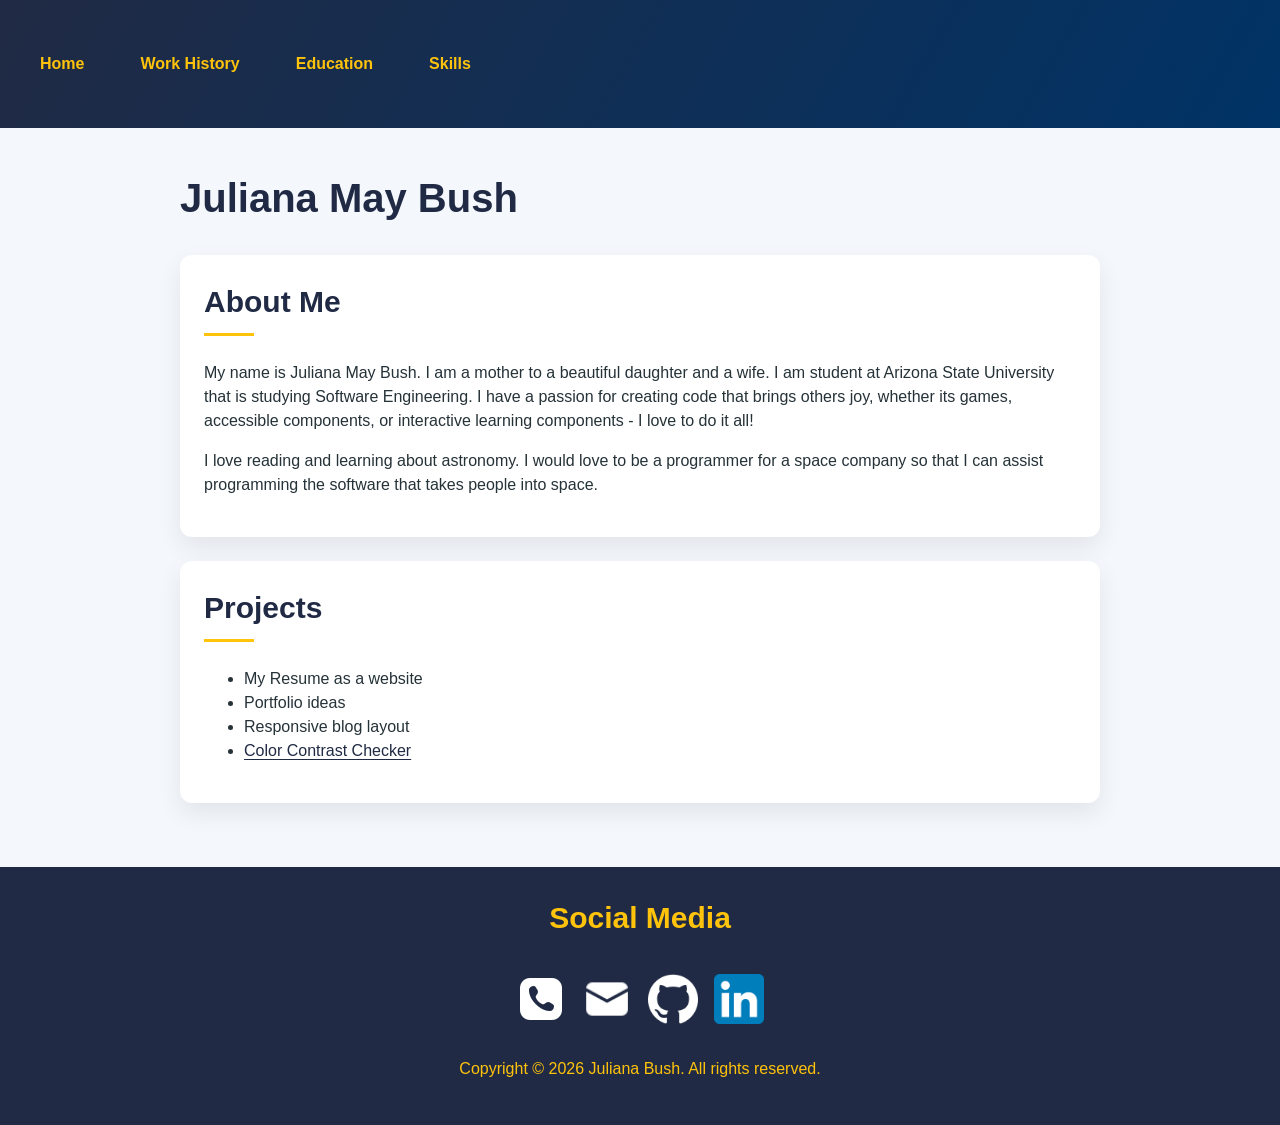
<file: index.html>
<!DOCTYPE html>
<html lang="en">
<head>
  <meta charset="UTF-8">
  <meta name="viewport" content="width=device-width, initial-scale=1">
  <title>Juliana Bush</title>
  <link rel="stylesheet" href="css/styles.css" type="text/css">
  <link rel="stylesheet" href="css/nav.css" type="text/css">
  <link rel="stylesheet" href="css/footer.css" type="text/css">
  <script src="components/header.js" defer></script>
  <script src="components/footer.js" defer></script>
</head>
<body>
  <main-header></main-header>
  <main id="main">
	<h1>Juliana May Bush</h1>
    <section>
      <h2>About Me</h2>
      <p>My name is Juliana May Bush. I am a mother to a beautiful daughter and a wife. I am student at Arizona State University that is studying Software Engineering. I have a passion for creating code that brings others joy, whether its games, accessible components, or interactive learning components - I love to do it all!</p>
      <p>I love reading and learning about astronomy. I would love to be a programmer for a space company so that I can assist programming the software that takes people into space.</p>
    </section>
    <section>
      <h2>Projects</h2>
      <ul>
        <li>My Resume as a website</li>
        <li>Portfolio ideas</li>
        <li>Responsive blog layout</li>
	<li><a href="color-contrast-checker.html">Color Contrast Checker</a></li>
      </ul>
    </section>
  </main>
  <main-footer></main-footer>
</body>
</html>
</file>
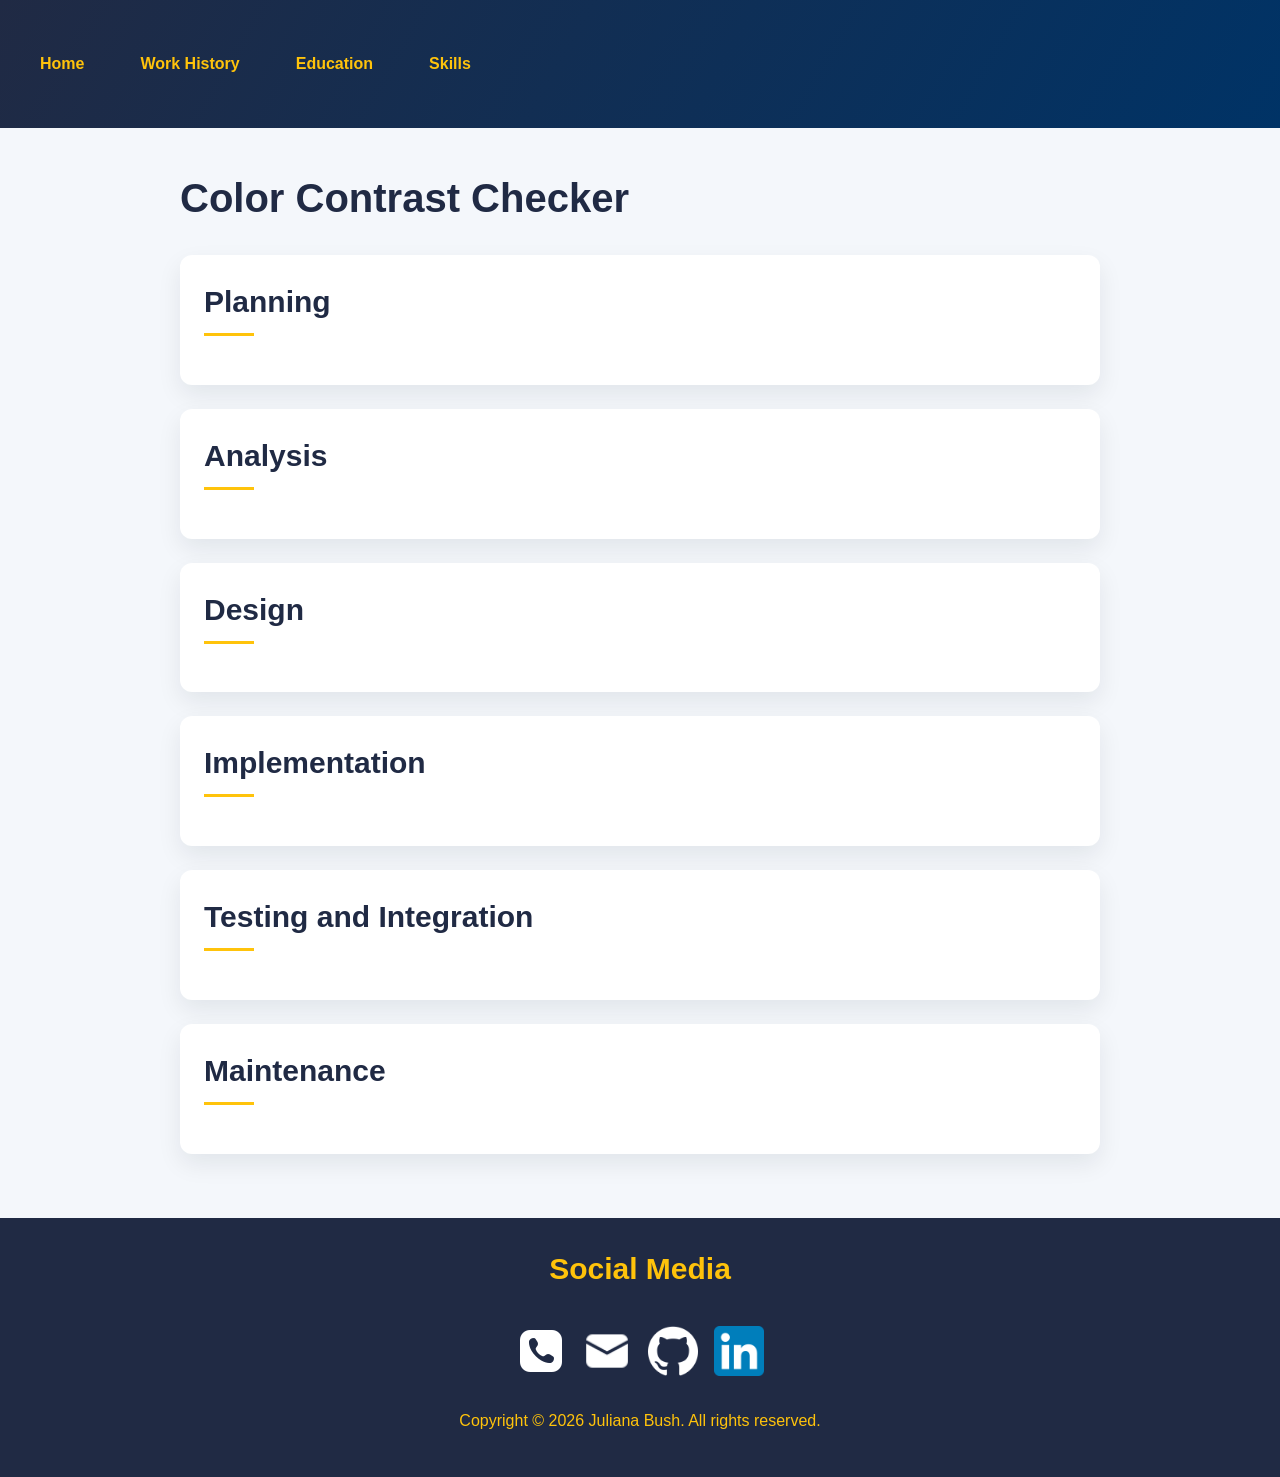
<file: color-contrast-checker.html>
<!DOCTYPE html>
<html lang="en">
<head>
  <meta charset="UTF-8">
  <meta name="viewport" content="width=device-width, initial-scale=1">
  <title>Juliana Bush</title>
  <link rel="stylesheet" href="css/styles.css" type="text/css">
  <link rel="stylesheet" href="css/nav.css" type="text/css">
  <link rel="stylesheet" href="css/footer.css" type="text/css">
  <script src="components/header.js" defer></script>
  <script src="components/footer.js" defer></script>
</head>
<body>
  <main-header></main-header>
  <main id="main">
	<h1>Color Contrast Checker</h1>
    <section>
      <h2>Planning</h2>
      <p></p>
    </section>
    <section>
      <h2>Analysis</h2>
      <p></p>
    </section>
    <section>
      <h2>Design</h2>
      <p></p>
    </section>
    <section>
      <h2>Implementation</h2>
      <p></p>
    </section>
    <section>
      <h2>Testing and Integration</h2>
      <p></p>
    </section>
    <section>
      <h2>Maintenance</h2>
      <p></p>
    </section>
  </main>
  <main-footer></main-footer>
</body>
</html>
</file>
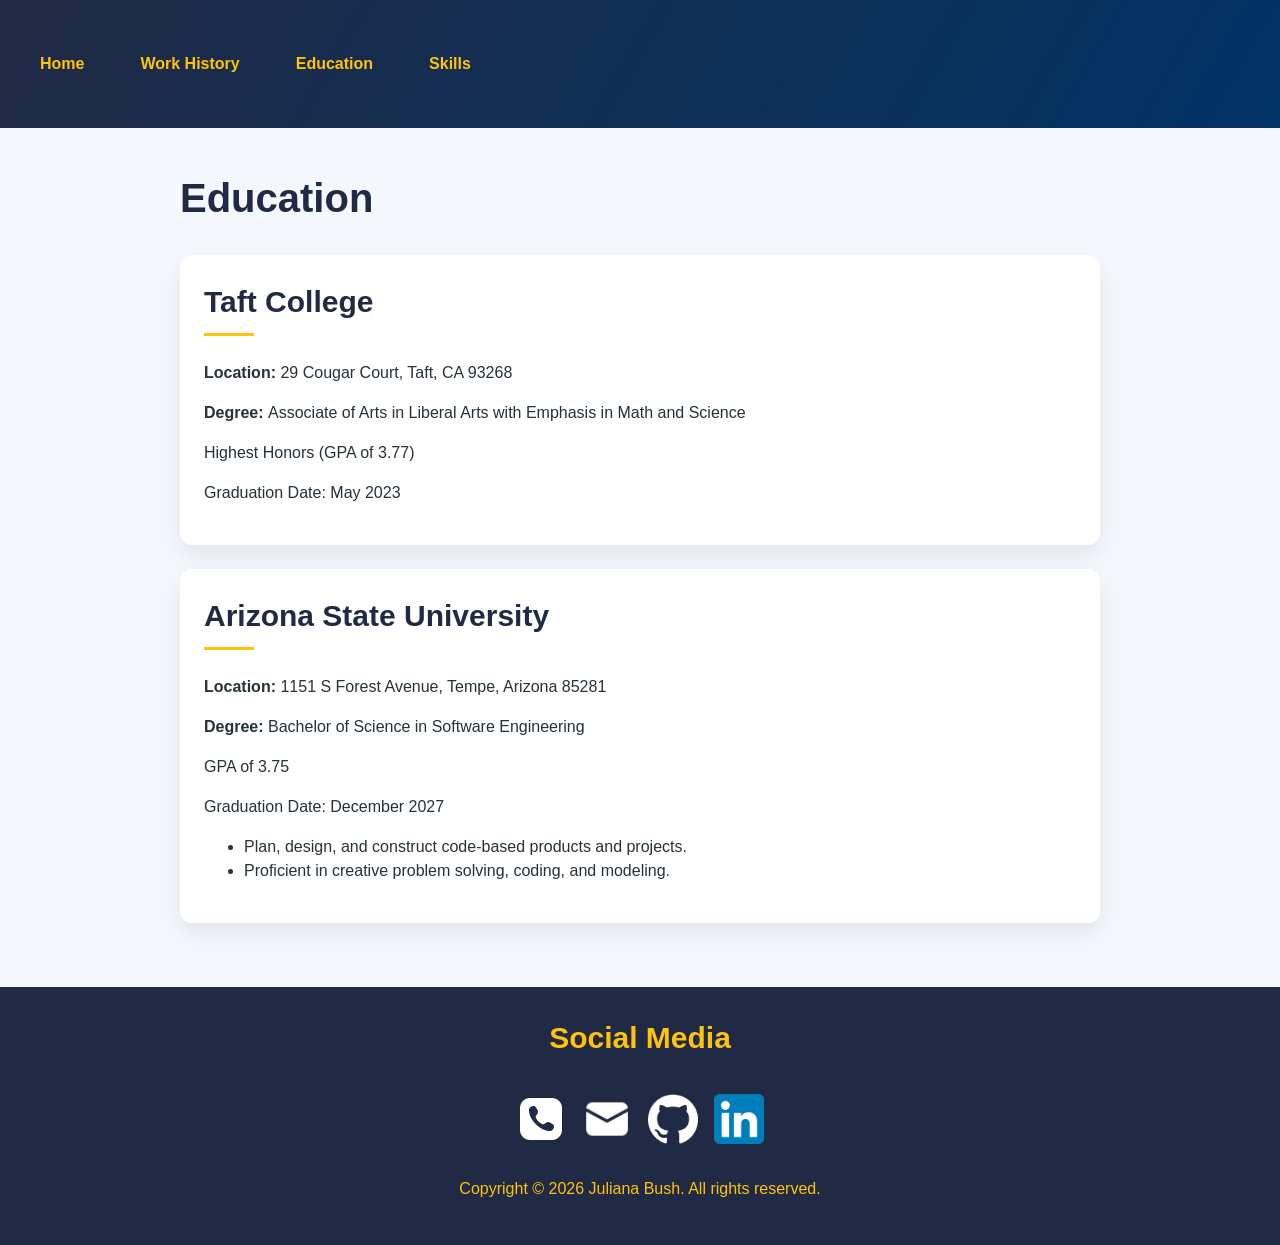
<file: education.html>
<!DOCTYPE html>
<html lang="en">
<head>
  <meta charset="UTF-8">
  <meta name="viewport" content="width=device-width, initial-scale=1">
  <title>Juliana Bush | Education</title>
  <link rel="stylesheet" href="css/styles.css" type="text/css">
  <link rel="stylesheet" href="css/nav.css" type="text/css">
  <link rel="stylesheet" href="css/footer.css" type="text/css">
  <script src="components/header.js" defer></script>
  <script src="components/footer.js" defer></script>
</head>
<body>
  <main-header></main-header>
  <main id="main">
	<h1>Education</h1>
    <section>
      <h2>Taft College</h2>
      <p><strong>Location: </strong>29 Cougar Court, Taft, CA 93268</p>
      <p><strong>Degree: </strong>Associate of Arts in Liberal Arts with Emphasis in Math and Science</p>
      <p>Highest Honors (GPA of 3.77)</p>
      <p>Graduation Date: May 2023</p>
    </section>
    <section>
      <h2>Arizona State University</h2>
      <p><strong>Location: </strong>1151 S Forest Avenue, Tempe, Arizona 85281</p>
      <p><strong>Degree: </strong>Bachelor of Science in Software Engineering</p>
      <p>GPA of 3.75</p>
      <p>Graduation Date: December 2027</p>
	<ul>
		<li>Plan, design, and construct code-based products and projects.</li>
		<li>Proficient in creative problem solving, coding, and modeling.</li>
      	</ul>
    </section>
  </main>
  <main-footer></main-footer>
</body>
</html>
</file>
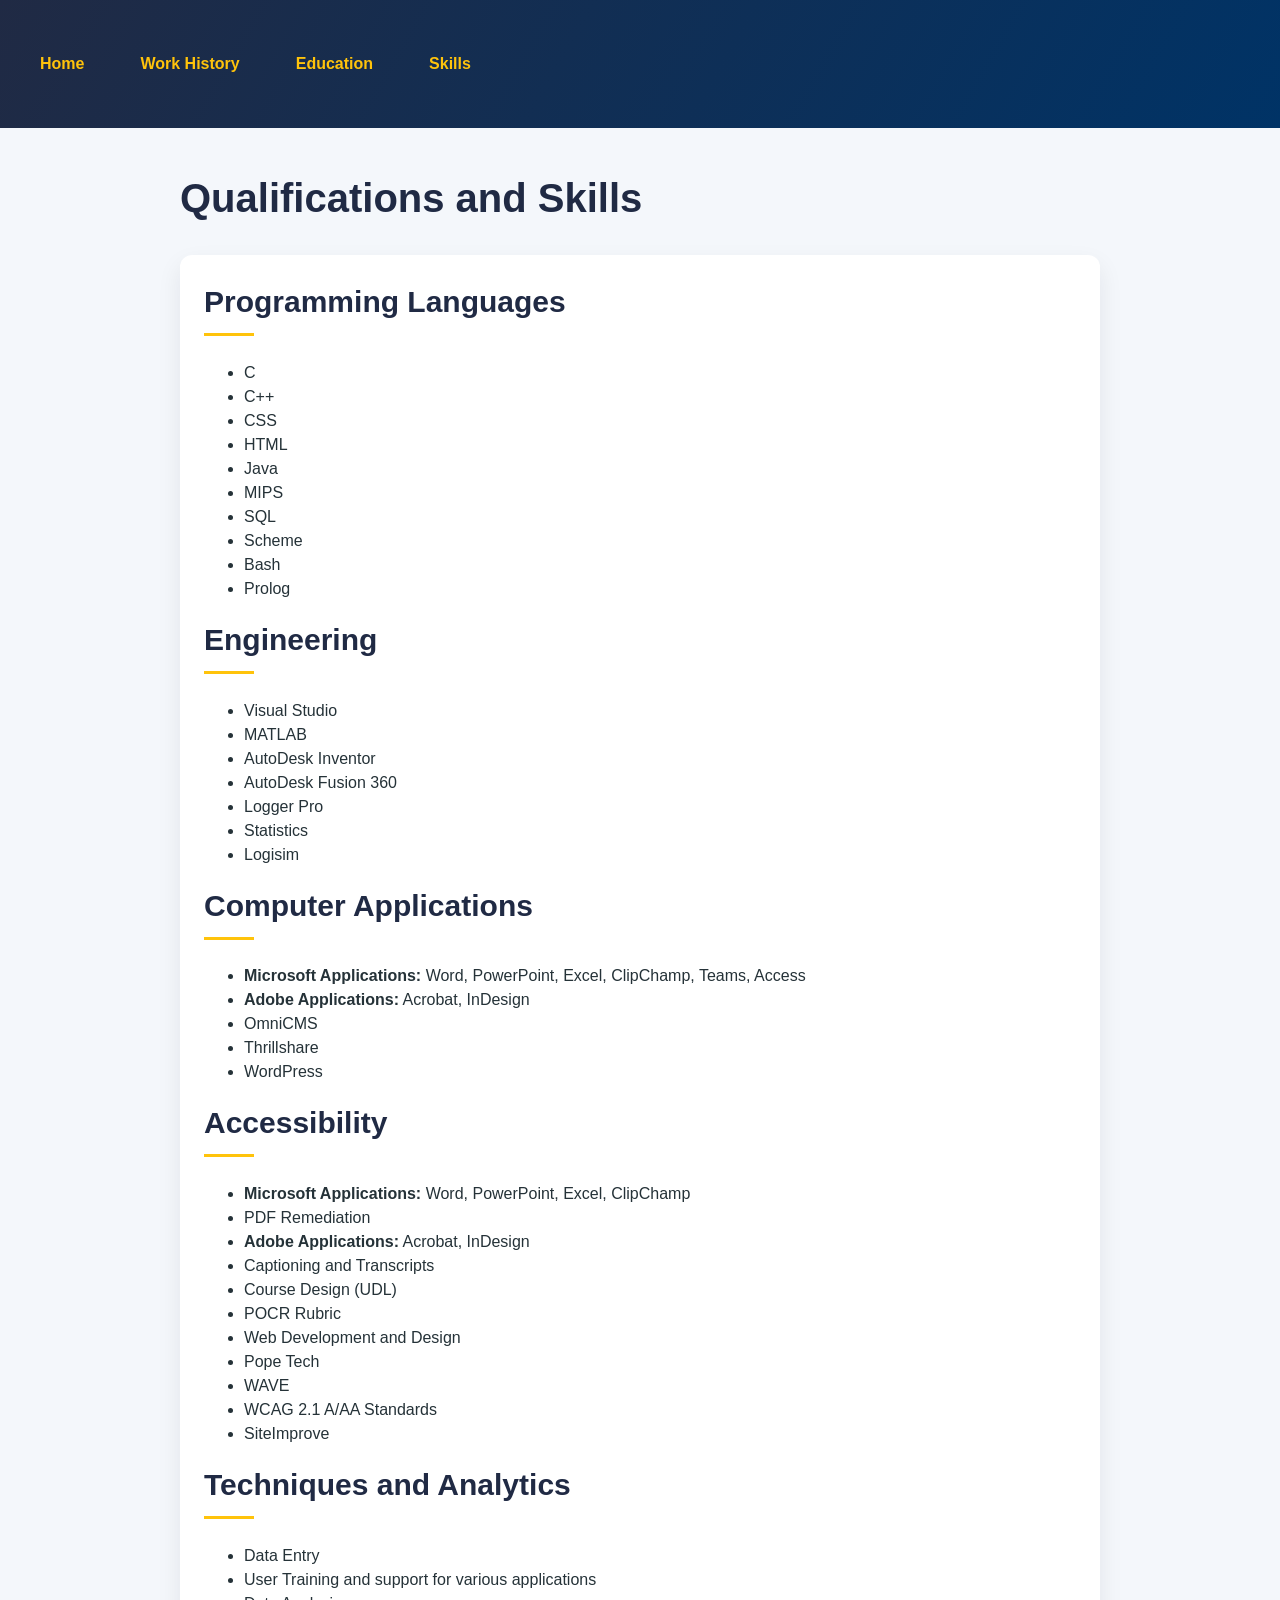
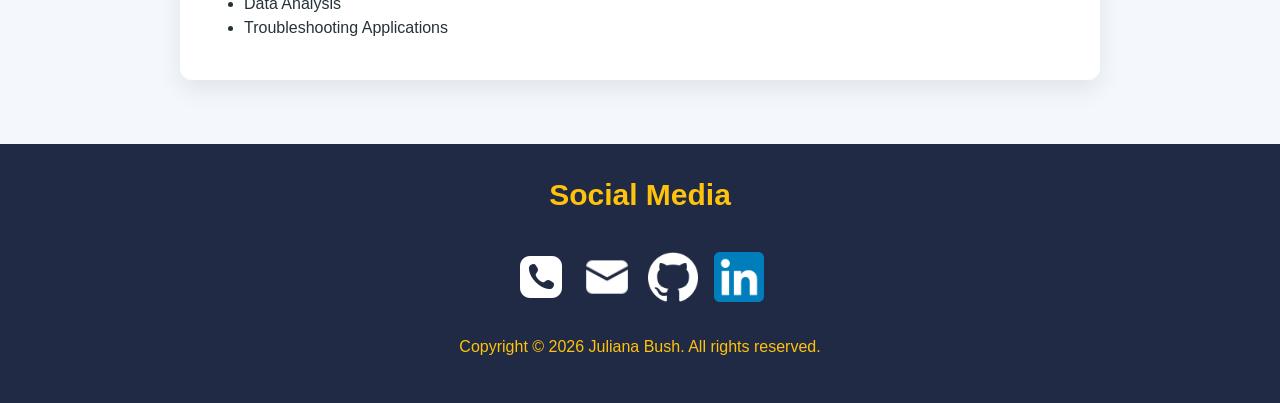
<file: skills.html>
<!DOCTYPE html>
<html lang="en">
<head>
  <meta charset="UTF-8">
  <meta name="viewport" content="width=device-width, initial-scale=1">
  <title>Juliana Bush</title>
  <link rel="stylesheet" href="css/styles.css" type="text/css">
  <link rel="stylesheet" href="css/nav.css" type="text/css">
  <link rel="stylesheet" href="css/footer.css" type="text/css">
  <script src="components/header.js" defer></script>
  <script src="components/footer.js" defer></script>
</head>
<body>
  <main-header></main-header>
  <main id="main">
	<h1>Qualifications and Skills</h1>
    <section>
      <h2>Programming Languages</h2>
      <ul>
	<li>C</li>
	<li>C++</li>
	<li>CSS</li>
	<li>HTML</li>
	<li>Java</li>
	<li>MIPS</li>
	<li>SQL</li>
	<li>Scheme</li>
	<li>Bash</li>
	<li>Prolog</li>
      </ul>
      <h2>Engineering</h2>
      <ul>
	<li>Visual Studio</li>
	<li>MATLAB</li>
	<li>AutoDesk Inventor</li>
	<li>AutoDesk Fusion 360</li>
	<li>Logger Pro</li>
	<li>Statistics</li>
	<li>Logisim</li>
      </ul>
     <h2>Computer Applications</h2>
      <ul>
	<li><strong>Microsoft Applications:</strong> Word, PowerPoint, Excel, ClipChamp, Teams, Access</li>
	<li><strong>Adobe Applications:</strong> Acrobat, InDesign</li>
	<li>OmniCMS</li>
	<li>Thrillshare</li>
	<li>WordPress</li>
      </ul>
     <h2>Accessibility</h2>
      <ul>
	<li><strong>Microsoft Applications:</strong> Word, PowerPoint, Excel, ClipChamp</li>
	<li>PDF Remediation</li>
	<li><strong>Adobe Applications:</strong> Acrobat, InDesign</li>
	<li>Captioning and Transcripts</li>
	<li>Course Design (UDL)</li>
	<li>POCR Rubric</li>
	<li>Web Development and Design</li>
	<li>Pope Tech</li>
	<li>WAVE</li>
	<li>WCAG 2.1 A/AA Standards</li>
	<li>SiteImprove</li>
      </ul>
      <h2>Techniques and Analytics</h2>
      <ul>
	<li>Data Entry</li>
	<li>User Training and support for various applications</li>
	<li>Data Analysis</li>
	<li>Troubleshooting Applications</li>
      </ul>
</section>
  </main>
  <main-footer></main-footer>
</body>
</html>
</file>
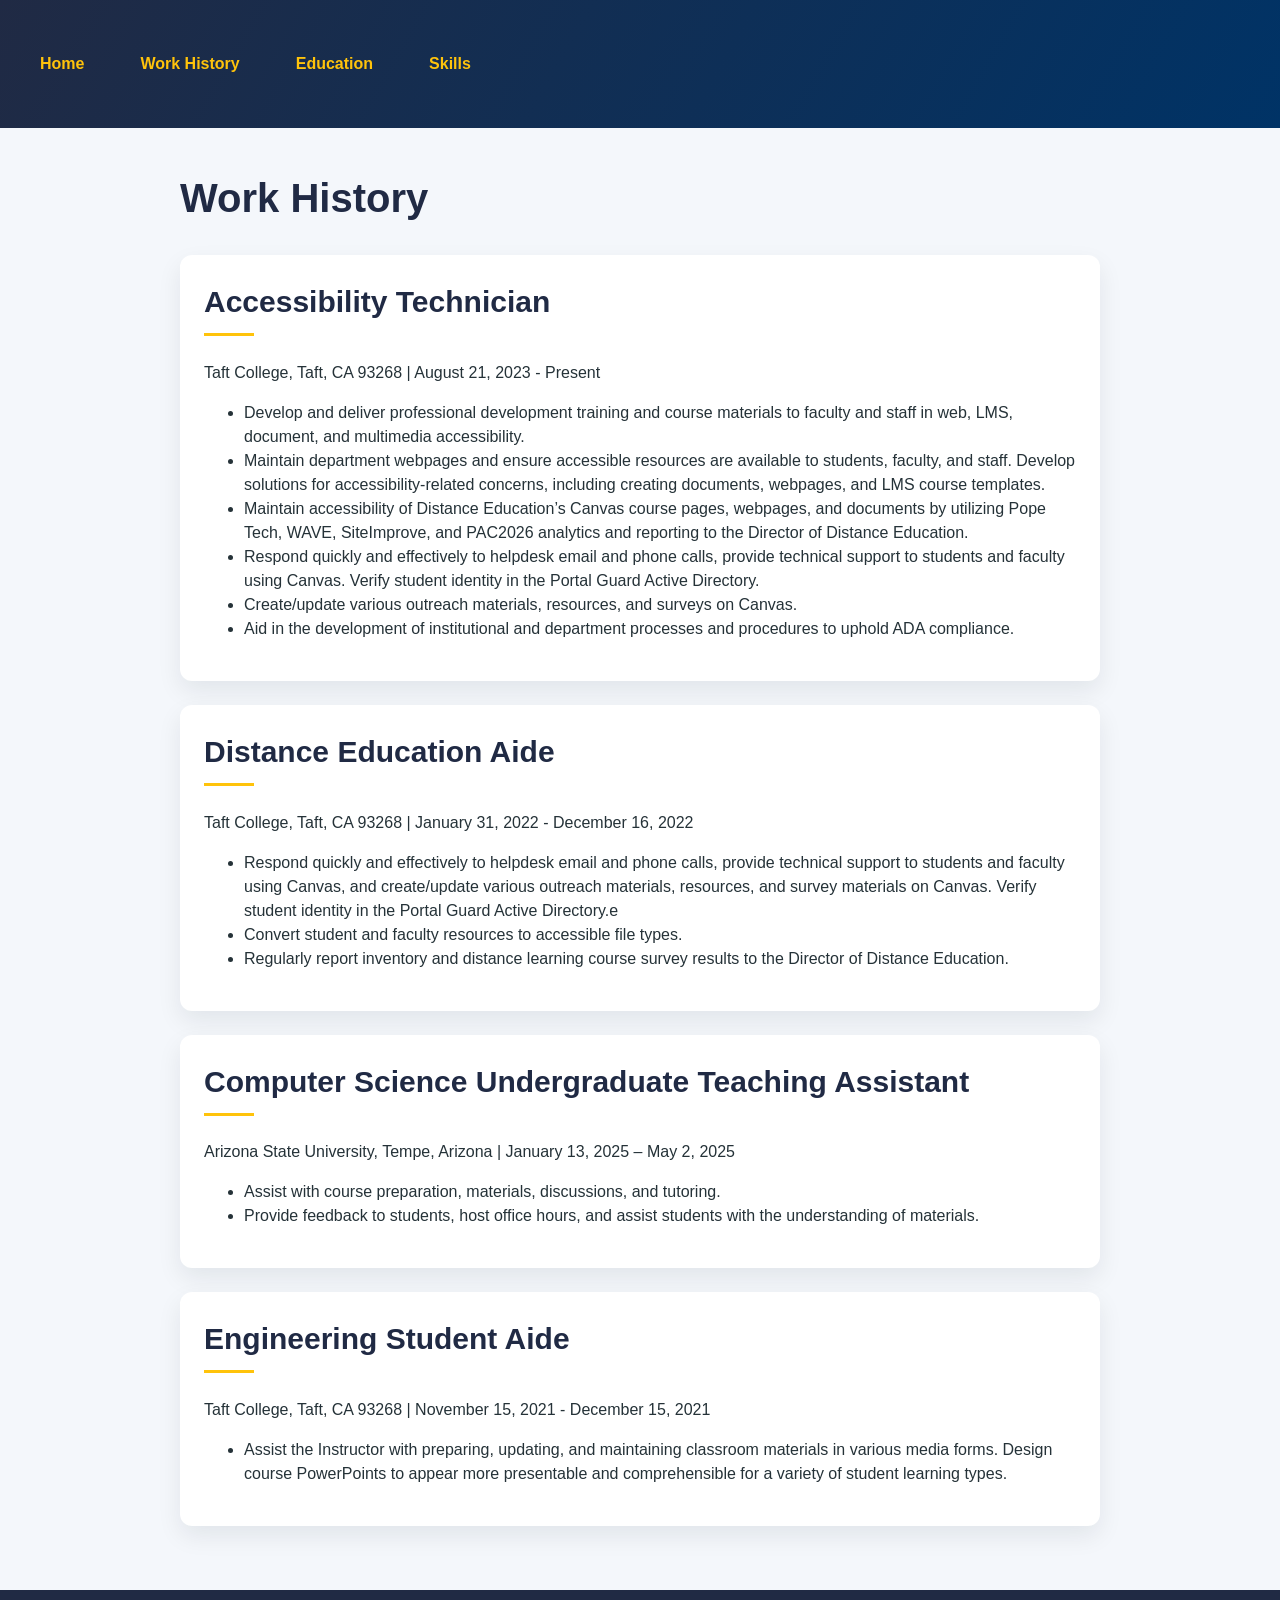
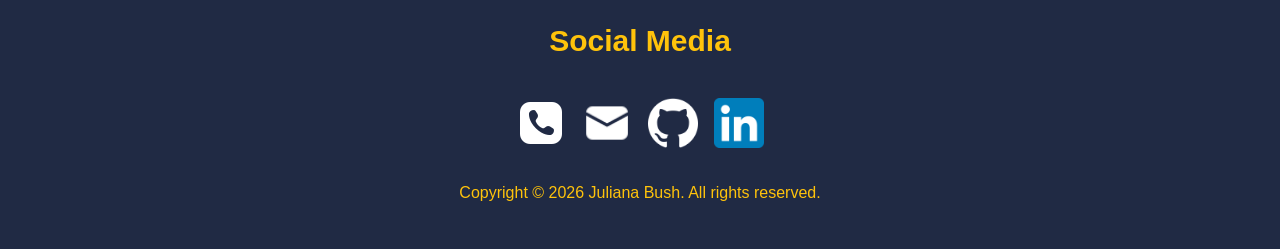
<file: work-history.html>
<!DOCTYPE html>
<html lang="en">
<head>
  <meta charset="UTF-8">
  <meta name="viewport" content="width=device-width, initial-scale=1">
  <title>Juliana Bush | Work History</title>
  <link rel="stylesheet" href="css/styles.css" type="text/css">
  <link rel="stylesheet" href="css/nav.css" type="text/css">
  <link rel="stylesheet" href="css/footer.css" type="text/css">
  <script src="components/header.js" defer></script>
  <script src="components/footer.js" defer></script>
</head>
<body>
  <main-header></main-header>
  <main id="main">
	<h1>Work History</h1>
    <section>
      <h2>Accessibility Technician</h2>
	<p>Taft College, Taft, CA 93268 | August 21, 2023 - Present</p>
	<ul>
		<li>Develop and deliver professional development training and course materials to faculty and staff in web, LMS, document, and multimedia accessibility.</li>
		<li>Maintain department webpages and ensure accessible resources are available to students, faculty, and staff. Develop solutions for accessibility-related concerns, including creating documents, webpages, and LMS course templates.</li>
		<li>Maintain accessibility of Distance Education’s Canvas course pages, webpages, and documents by utilizing Pope Tech, WAVE, SiteImprove, and PAC2026 analytics and reporting to the Director of Distance Education.</li>
		<li>Respond quickly and effectively to helpdesk email and phone calls, provide technical support to students and faculty using Canvas. Verify student identity in the Portal Guard Active Directory.</li>
		<li>Create/update various outreach materials, resources, and surveys on Canvas.</li>
		<li>Aid in the development of institutional and department processes and procedures to uphold ADA compliance.</li>
	</ul>
    </section>
    <section>
      <h2>Distance Education Aide</h2>
	<p>Taft College, Taft, CA 93268 | January 31, 2022 - December 16, 2022</p>
      <ul>
        <li>Respond quickly and effectively to helpdesk email and phone calls, provide technical support to students and faculty using Canvas, and create/update various outreach materials, resources, and survey materials on Canvas. Verify student identity in the Portal Guard Active Directory.e</li>
        <li>Convert student and faculty resources to accessible file types.</li>
        <li>Regularly report inventory and distance learning course survey results to the Director of Distance Education.</li>
      </ul>
    </section>
    <section>
      <h2>Computer Science Undergraduate Teaching Assistant</h2>
	<p>Arizona State University, Tempe, Arizona | January 13, 2025 – May 2, 2025</p> 
      <ul>
        <li>Assist with course preparation, materials, discussions, and tutoring.</li>
        <li>Provide feedback to students, host office hours, and assist students with the understanding of materials.</li>
      </ul>
    </section>
    <section>
      <h2>Engineering Student Aide</h2>
	<p>Taft College, Taft, CA 93268 | November 15, 2021 - December 15, 2021</p> 
      <ul>
        <li>Assist the Instructor with preparing, updating, and maintaining classroom materials in various media forms. Design course PowerPoints to appear more presentable and comprehensible for a variety of student learning types.</li>
      </ul>
    </section>
  </main>
  <main-footer></main-footer>
</body>
</html>
</file>
<file: css/styles.css>
/* BASIC WEB ELEMENT DESIGNS */
html {
  font-size: 16px;
}
* {
  box-sizing: border-box;
  line-height: 1.5;
}
p {
  font-size: 1rem;
}
body {
  font-family: Verdana, Arial, sans-serif;
  margin: 0;
  background: #f4f7fb;
  color: #253238;
}
/* MAJOR LANDMARK DESIGNS */
header {
  background: linear-gradient(120deg, #202a44, #003366);
  color: #fff;
  padding: 40px 20px;
  text-align: center;
}
main {
  max-width: 960px;
  margin: 0 auto;
  padding: 40px 20px;
}
/* LINK DESIGN */
main a {
  text-decoration: underline;
  color: #202a44;
  border-radius: 4px;
  text-underline-offset: 3px; /* INCREASE READABILITY OF LINK */
}
main a:focus, main a:active, main a:focus-visible, main a:hover {
  background-color: #ffc30B;
  padding: 2px;
}
section {
  background: #fff;
  border-radius: 12px;
  padding: 24px;
  margin-bottom: 24px;
  box-shadow: 0 10px 25px rgba(15, 23, 42, 0.08);
}
/* HEADING DESIGNS */
h1 {
  font-family: Verdana, Helvetica, sans-serif;
  margin-top: 0;
  color: #202a44;
  font-size: 2.5rem;
}
h2 {
  font-family: Verdana, Helvetica, sans-serif;
  margin-top: 0;
  color: #202a44;
  font-size: 1.875rem;
  position: relative;
  padding-bottom: 12px;
}
h2::after {
  content: "";
  background: #ffc30b;
  position: absolute;
  bottom: 0;
  left: 0;
  height: 3px;
  width: 50px;
}
/* SKIP LINK DESIGN */
.skip-link {
  clip: rect(1px, 1px, 1px, 1px);
  position: absolute; /* NEEDED TO STAY HIDDEN */
  overflow: hidden; /* NEEDED TO STAY HIDDEN */
  margin: -1px;
  width: 1px;
  height: 1px;
}
.skip-link:focus {
  position: static;
  width: auto;
  height: auto;
  padding: 12px 20px;
  background: #000;
  color: #fff;
}
/* SMOOTH SCROLLING AND REDUCED MOTION */
@media (prefers-reduced-motion: reduce) {
  html {
    scroll-behavior: auto;
  }
}
</file>
<file: css/nav.css>
/* MAIN NAVIGATION DESIGN */
main-nav {
  display: flex;
  align-items: center;
  justify-content: right;
  padding: 18px clamp(16px, 6vw, 48px);
  background: #202a44;
  font-size: 1.0rem;
}
/* LIST DESIGN */
.main-nav ul {
  display: flex;
  gap: 16px;
  list-style: none;
  padding: 0;
  margin: 0;
}
/* LINK DESIGN */
.main-nav a {
  display: block;
  padding: 12px 20px;
  border-radius: 999px;
  text-decoration: none;
  color: #ffc30B;
  font-weight: 600;
}
.main-nav .icon {
  display: none;
}
/* LINK DESIGN FOR HOVER AND KEYBOARD USERS */
.main-nav a:hover, .main-nav a:focus-visible, .main-nav a.active {
  color: #000;
  background: #fff;
}
/* HAMBURGER BUTTON */
.menu-toggle {
  display: none;
  color: #202a44;
  background: #fff;
  border: 2px solid #ffc30b;
  border-radius: 8px;
  padding: 8px 12px;
  font-size: 1.5rem;
  cursor: pointer;
}

/* HAMBURGER HOVER AND FOCUS */
.menu-toggle:hover,
.menu-toggle:focus-visible {
  color: #000;
  background: #fff;
}

.menu-toggle:focus-visible {
  outline: 3px solid #ffc30b;
  outline-offset: 3px;
}
/* RESPONSIVE NAVIGATION */
@media screen and (max-width: 600px) {

  .main-nav {
    justify-content: flex-end;
    flex-wrap: wrap;
  }

  /* DISPLAY HAMBURGER */
  .menu-toggle {
    display: block;
    margin-left: auto;
  }

  /* HIDE NAVIGATION LINKS BY DEFAULT */
  .main-nav ul {
    display: none;
    flex-direction: column;
    align-items: stretch;
    width: 100%;
    gap: 6px;
    padding-top: 12px;
  }

  /* SHOW LINKS WHEN MENU IS EXPANDED */
  .main-nav.responsive ul {
    display: flex;
  }

  .main-nav li {
    width: 100%;
  }

  .main-nav a {
    text-align: center;
  }
}
</file>
<file: css/footer.css>
/* REPEATED FOOTER DESIGN */
footer {
  padding: 28px;
  text-align: center;
  background: #202a44;
  font-size: 0.9rem;
  color: #ffc30B;
}
footer h2 {
  color: #ffc30B;
  padding-bottom: 0;
}
footer h2::after {
  display: none;
}
main-footer {
  text-align: center;
  background: #202a44;
  font-size: 1.0rem;
}
.main-footer ul {
  display: flex;
  gap: 16px;
  list-style: none;
  padding: 10px;
  margin: 0;
  justify-content: center;
}
.main-footer a {
  text-decoration: none;
  color: #ffc30B;
  font-weight: 600;
}
.main-footer img {
  height: 50px;
  width: 50px;
}
.main-footer a:hover {
  text-decoration: underline;
  color: #fff;
}
.main-footer a:focus-visible {
  background: transparent;
}
/* RESPONSIVE FOOTER */
@media screen and (max-width: 300px) {
  .main-footer ul {
    display: flex;
    flex-direction: column;
    align-items: center;
    gap: 16px;
  }

  .main-footer li {
    width: 100%;
  }

  .main-footer a {
    text-align: center;
  }
}
</file>
